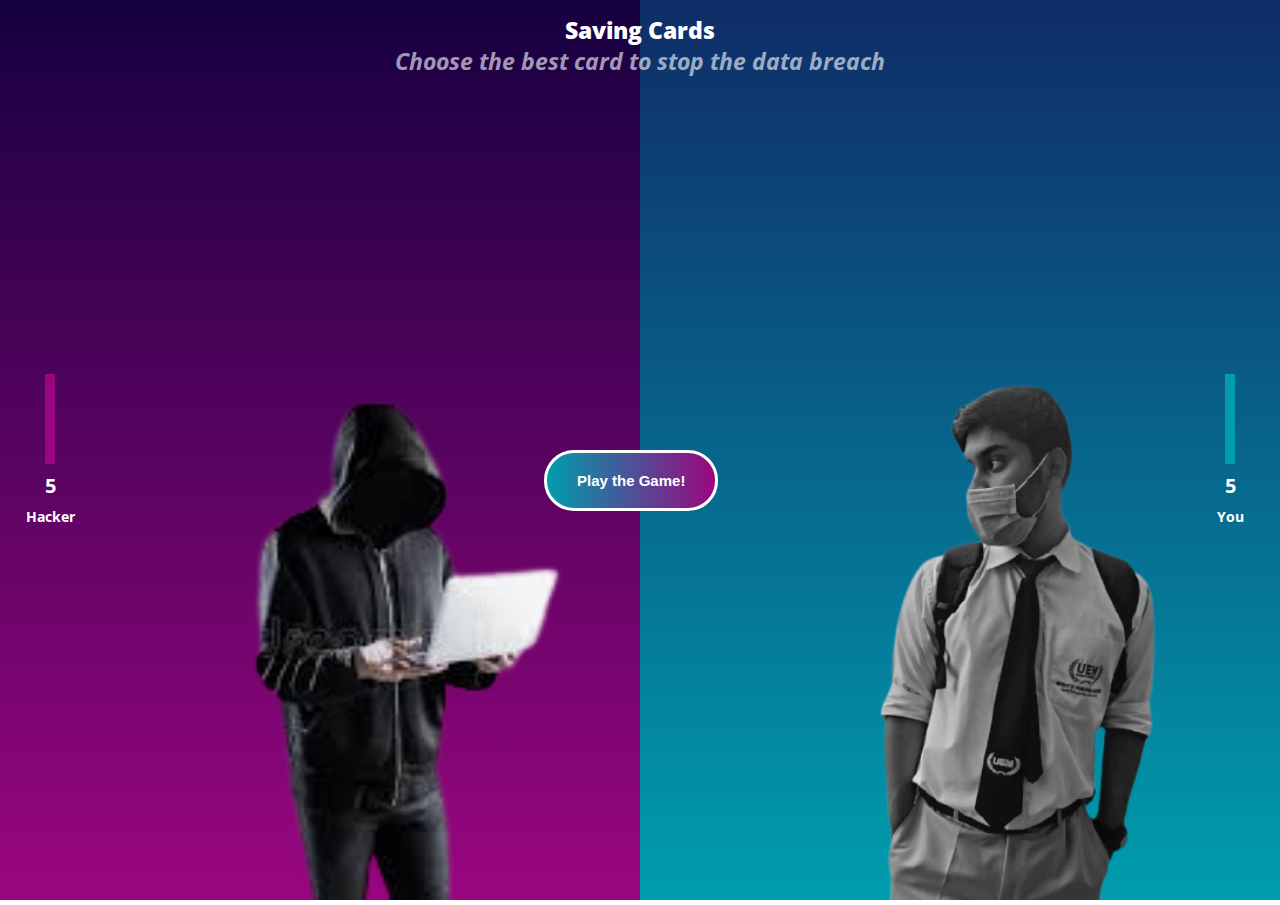
<file: game/index.html>
<!DOCTYPE html>
<html lang="en">

<head>
  <meta charset="UTF-8" />
  <meta name="viewport" content="width=device-width, initial-scale=1.0" />
  <title>Save Yourself</title>
  <link rel="icon" type="image/png" sizes="128x128" href="images/favicon.png" />

  <link rel="stylesheet" href="styles/style.css" type="text/css" />
  <link rel="stylesheet" href="customize.css" type="text/css" />
  <script src="cards.js" type="text/javascript"></script>
</head>

<body>
  <div class="game-board">
    <div class="title-h1">
      <h1>
        <strong>Saving Cards</strong> <br />
        Choose the best card to stop the data breach
      </h1>
    </div>
    <div class="hacker-area">
      <div class="stats hacker-stats">
        <div class="life-bar">
          <div class="life-left hacker-color"></div>
        </div>
        <div class="life-total"></div>
        <div class="thumbnail">
          <img src="images/1.png" alt="hacker" />
        </div>
        <div class="name">Hacker</div>
      </div>

      <div class="card hacker-card hacker-color">
        <div class="text"></div>
        <div class="power"></div>
      </div>
    </div>

    <div class="player-area">
      <div class="stats player-stats">
        <div class="life-bar">
          <div class="life-left player-color"></div>
        </div>
        <div class="life-total"></div>
        <!-- Change the name and emoji here -->
        <div class="thumbnail">
          <img src="images/2.png" alt="hacker" />
        </div>
        <div class="name">You</div>
      </div>

      <div class="card player-card player-color">
        <div class="text"></div>
        <div class="power"></div>
      </div>

      <div class="card player-card player-color">
        <div class="text"></div>
        <div class="power"></div>
      </div>

      <div class="card player-card player-color">
        <div class="text"></div>
        <div class="power"></div>
      </div>

      <button class="start-game" onClick="startGame()">Play the Game!</button>
      <button class="next-turn" onClick="playTurn()">Next!</button>
    </div>
  </div>

  <div class="winner-section">
    <div>
      <span class="winner-message">Your data has been breached !</span>
      <button class="restart" onClick="location.reload()">Play Again</button>
    </div>
  </div>

  <script src="scripts/script.js" type="text/javascript"></script>
</body>

</html>
</file>
<file: game/styles/style.css>
@import url('https://fonts.googleapis.com/css?family=Open+Sans:400,700');

body {
  font-family: "Open Sans", sans-serif;
  color: white;
  text-align: center;
  background-repeat: repeat;
  background-size: 200px;
  margin: 0;
  padding: 0;
  overflow: hidden;

}

.game-board {
  height: 100%;
  position: absolute;
  height: 100vh;
  width: 100%;
  display: flex;
}

/* .game-board h1 {
  padding: 12px 10px 0 10px;
  margin: 0;
  font-size: 24px;
  font-weight: 400;
  color: rgba(255,255,255,.6);
  font-style: italic;
  position: absolute;
  top: 2%;
  left: 25%;
  z-index: 2;
}

h1 strong {
  color: white;
  font-style: normal;
} */

.game-board .title-h1 {
  margin: 0;
  font-weight: 400;
  color: rgba(255,255,255,.6);
  font-style: italic;
  position: absolute;
  top: 0;
  left: 0;
  width: 100vw;
  z-index: 2;
}

.title-h1 h1 {
  font-size: 2.5vh;
  text-align: center;
}

.title-h1 h1 strong {
  color: white;
  font-style: normal;
}

.hacker-area,
.player-area {
  position: relative;
  display: flex;
  justify-content: center;
  align-items: center;
  padding: 30px 100px 260px 10px;
  min-height: 235px;
  background-repeat: repeat;
  background-size: 200px;
  height: 100vh;
  width: 50vw;
  box-sizing: border-box;
}

.player-area .card {
  cursor: pointer;
}

.life-bar {
  background: rgba(255,255,255,.15);
  width: 10px;
  height: 90px;
  position: relative;
}

.life-left {
  position: absolute;
  left: 0;
  bottom: 0;
  background: white;
  width: 100%;
  height: 50%;
  transition: height .25s ease-out;
}

.stats {
  display: flex;
  flex-direction: column;
  align-items: center;
  justify-content: center;
  font-size: 20px;
  position: absolute;
  top: 0;
  bottom: 0;
  min-width: 90px;
  padding: 0 5px 0 5px;
  border-radius: 4px;
}

.hacker-area .stats {
  left: 0;
}

.player-area .stats {
  right: 0;
}

.stats .thumbnail {
  font-size: 40px;
  line-height: 40px;
  margin: 0 0 5px 0;
  text-shadow: 5px 5px 0px rgba(0,0,0,.2);
}

.stats .thumbnail.ouch {
  animation: ouch .15s linear 3;
}

.stats .name {
  font-size: 14px;
  font-weight: 700;
  line-height: 20px;
}

.life-total {
  font-size: 20px;
  font-weight: 700;
  margin: 8px 0;
}

@keyframes ouch {
  0% {
    transform: translateX(0);
  }
  25% {
    transform: translateX(-10px);
  }
  75% {
    transform: translateX(10px);
  }
  100% {
    transform: translateX(0);
  }
}

.game-over button {
  display: none;
}

button.next-turn {
  position: fixed;
  bottom: 40px;
  transition: all .15s ease-out;
  background: black;
  display: none;
}

.during-game .next-turn {
  display: block;
}

button.start-game {
  position: absolute;
  background: linear-gradient(90deg, #009DAE, #9A0680);
  padding: 20px 30px;
  display: none;
  top: 50%;
  left:-15%;
}

.before-game .start-game {
  display: block;
}

button:hover {
  transform: scale(1.03);
}

button:active {
  transform: scale(.97);
}

.winner-section {
  display: none;
  position: fixed;
  padding: 30px 0;
  left: 0;
  right: 0;
  bottom: 0;
  align-items: center;
  justify-content: center;
  animation: winnerAppear .4s ease-out;
}

.winner-section button {
  margin-left: 15px;
}

.winner-message {
  color: white;
  font-size: 22px;
  font-weight: 700;
  position: relative;
  top: 1px;
}

@keyframes winnerAppear {
  0% {
    transform: translateY(150px);
  }
  60% {
    transform: translateY(-10px);
  }
  100% {
    transform: translateY(0);
  }
}

button {
  font-size: 15px;
  line-height: 15px;
  padding: 8px 22px 9px 22px;
  box-sizing: border-box;
  font-weight: 700;
  border: solid 3px white;
  color: white;
  background: transparent;
  border-radius: 30px;
  transition: all ease-out .2s;
  cursor: pointer;
  outline: none;
  animation: buttonPulse .2s infinite ease-in-out;
}

@keyframes buttonPulse {
  50% {
    transform: scale(1.02);
  }
}

button[disabled=true] {
  opacity: 0;
  transform: scale(.95);
  cursor: default;
}

.card {
  opacity: 0;
  margin: 0 10px;
  width: 150px;
  height: 200px;
  padding: 10px 15px;
  color: black;
  font-size: 14px;
  line-height: 18px;
  font-weight: bold;
  position: relative;
  box-sizing: border-box;
  text-align: left;
  transition: all .15s ease-out;
  box-shadow: 0px 5px 5px rgba(0,0,0,.3);
  overflow: hidden;
}

.card:after {
  content: "";
  position: absolute;
  top: 0;
  left: -20%;
  width: 140%;
  height: 0%;
  background: white;
  animation: sheen infinite .5s ease-in-out;
  display: none;
  transform: rotate(-7deg);
}

.game-board:not(.card-selected) .player-card:hover:after {
  display: block;
  animation: sheen .35s linear 1;
}

@keyframes sheen {
  0% {
    top: -10%;
    height: 0%;
    opacity: 0;
  }
  25% {
    top: -10%;
    height: 20%;
    opacity: .2;
  }
  50% {
    top: 20%;
    height: 50%;
    opacity: .3;
  }
  75% {
    top: 110%;
    height: 20%;
    opacity: .2;
  }
  100% {
    top: 110%;
    height: 0%;
    opacity: 0;
  }
}

.card.prepared {
  display: block;
  opacity: 0;
}

.card.showCard {
  opacity: 1;
}

.hacker-card.showCard {
  animation: hackerShowCard .5s ease-out;
}

/* When the hacker card appears */
@keyframes hackerShowCard {
  0%   { transform: translateY(-25px); opacity: .5; }
  60%  { transform: translateY(5px); }
  100% { transform: translateY(0px); }
}

.player-card.showCard {
  animation: playerShowCard .5s ease-out;
}

/* When the player card appears */
@keyframes playerShowCard {
  0%   { transform: translateY(25px); opacity: .5; }
  60%  { transform: translateY(-5px); }
  100% { transform: translateY(0px); }
}

.card.tie-card {
  transform: translateY(0px) !important;
}

.card.worse-card {
  background: #888;
}

.hacker-card.better-card {
  transform: scale(1.03);
}

.hacker-card.worse-card {
  transform: scale(.90) translateY(-25px) rotate(3deg);
}


.game-board:not(.card-selected) .player-area .card:not(.played-card):hover {
  transform: translateY(-10px);
  box-shadow: 0px 15px 15px rgba(0,0,0,.3);
}

.player-card.played-card {
  transform: translateY(-40px);
  box-shadow: 0px 15px 15px rgba(0,0,0,.3);
}

.player-card.worse-card {
  transform: translateY(10px) rotate(3deg) !important;
  box-shadow: 0px 5px 5px rgba(0,0,0,.3);
}

.player-card.better-card {
  transform: scale(1.03) translateY(-60px);
}


/* Shows a checkmark on the better card */

.card.better-card:before,
.card.worse-card:before {
  font-size: 30px;
  position: absolute;
  bottom: 18px;
  right: 20px;
  color: rgba(0,0,0,.3);
  display: block;
}

.card.better-card:before {
  content: "\2713";
}

.card.worse-card:before {
  content: "\2717";
}

.card .power {
  font-size: 30px;
  position: absolute;
  bottom: 12px;
  line-height: 30px;
  left: 10px;
  width: 30px;
  height: 30px;
  text-align: center;
  border-radius: 50%;
  color: rgba(0,0,0,0);
  background-size: contain;
  background-repeat: no-repeat;
  background-position: center;
}

.card.reveal-power .power {
  color: black;
  animation: showPower .2s ease-out;
  background: none;
}


@keyframes showPower {
  0% {
    background: none;
    transform: scaleX(1);
    color: rgba(0,0,0,0);
  }
  49% {
    color: rgba(0,0,0,0);
    transform: scaleX(0);
  }
  51% {
    background: none;
    color: black;
    transform: scaleX(0);
  }
  100% {
    transform: scaleX(1);
  }
}

.hacker-area .thumbnail {
  position: absolute;
  left: 0;
  bottom: -10px;
}

.hacker-area .thumbnail img {
  height: 60vh;
}

.player-area .thumbnail {
  position: absolute;
  right: 0;
  bottom: -10px;
}

.player-area .thumbnail img {
  height: 60vh;
}
</file>
<file: game/customize.css>
.player-color {
  background-color: #009DAE;
}

.player-area {
  background: linear-gradient(0deg, #009DAE, #0F2C67);
}

.player-card .power {
  background-image: url(images/shield.svg);
}

/* Hacker Styles */
.hacker-color {
  background-color: #9A0680;
}

.hacker-area {
  background: linear-gradient(0deg, #9A0680, #160040);
}

.hacker-card .power {
  background-image: url(images/skull.svg);
}
</file>
